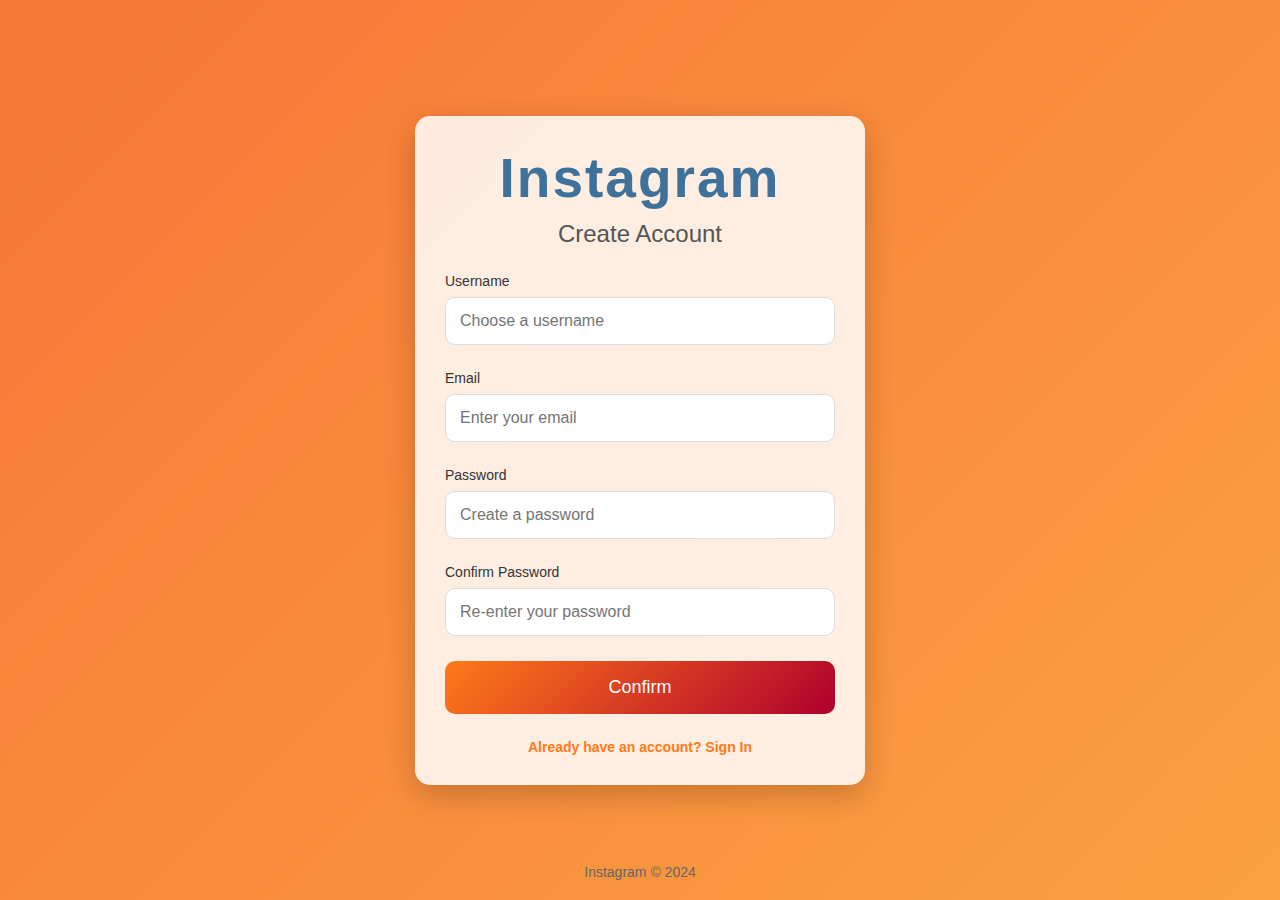
<file: index.html>
<!DOCTYPE html>
<html lang="en">
<head>
    <meta charset="UTF-8">
    <meta name="viewport" content="width=device-width, initial-scale=1.0">
    <link rel="stylesheet" href="style.css">
    <title>Sign-up | Instagram</title>
    <!-- Favicon Link -->
    <link rel="icon" href="favicon.ico" type="image/png">
    <style>
        /* Reset default browser styles */
        * {
            margin: 0;
            padding: 0;
            box-sizing: border-box;
        }

        /* Global Styles */
        body {
            font-family: 'Roboto', sans-serif;
            background: #f2f2f2;
            display: flex;
            justify-content: center;
            align-items: center;
            min-height: 100vh;
            color: #fff;
            padding: 0;
            overflow: hidden;
            position: relative;
        }

        /* Instagram animated background */
        .background {
            position: absolute;
            top: 0;
            left: 0;
            width: 100%;
            height: 100%;
            background: linear-gradient(135deg, #F77737, #FCAF45, #F56A79, #515BD4);
            background-size: 400% 400%;
            animation: gradientAnimation 10s ease infinite;
            z-index: -1;
        }

        /* Gradient animation */
        @keyframes gradientAnimation {
            0% { background-position: 0% 50%; }
            50% { background-position: 100% 50%; }
            100% { background-position: 0% 50%; }
        }

        .container {
            background: rgba(255, 255, 255, 0.85);
            border-radius: 15px;
            box-shadow: 0 10px 30px rgba(0, 0, 0, 0.2);
            width: 100%;
            max-width: 450px;
            padding: 30px;
            text-align: center;
            animation: fadeIn 1s ease-out;
        }

        h1 {
            font-size: 55px;
            margin-bottom: 10px;
            color: #3f729b;
            font-weight: 600;
            letter-spacing: 2px;
        }

        h2 {
            font-size: 24px;
            margin-bottom: 25px;
            font-weight: 300;
            color: #555;
        }

        .input-group {
            margin-bottom: 25px;
            text-align: left;
        }

        .input-group label {
            display: block;
            font-size: 14px;
            color: #333;
            margin-bottom: 8px;
        }

        .input-group input {
            width: 100%;
            padding: 14px;
            font-size: 16px;
            border: 1px solid #ddd;
            border-radius: 10px;
            outline: none;
            transition: all 0.3s ease;
        }

        .input-group input:focus {
            border-color: #f97f51;
            box-shadow: 0 0 8px rgba(249, 127, 81, 0.7);
            transform: translateY(-3px);
        }

        button {
            width: 100%;
            padding: 16px;
            background: linear-gradient(135deg, #ff7a18, #af002d);
            border: none;
            color: white;
            font-size: 18px;
            border-radius: 10px;
            cursor: pointer;
            transition: all 0.3s ease;
        }

        button:hover {
            background: linear-gradient(135deg, #f97f51, #ff5b4d);
            transform: translateY(-3px);
        }

        p {
            margin-top: 25px;
            font-size: 14px;
            color: #666;
        }

        p a {
            text-decoration: none;
            color: #ff7a18;
            font-weight: bold;
        }

        p a:hover {
            color: #f97f51;
        }

        .footer {
            position: absolute;
            bottom: 20px;
            font-size: 12px;
            color: #aaa;
        }

        /* Fade-in animation */
        @keyframes fadeIn {
            from {
                opacity: 0;
                transform: translateY(-30px);
            }
            to {
                opacity: 1;
                transform: translateY(0);
            }
        }

        /* Mobile Responsiveness */
        @media (max-width: 600px) {
            .container {
                padding: 20px;
                max-width: 90%;
            }

            h1 {
                font-size: 40px;
            }

            h2 {
                font-size: 20px;
            }

            button {
                font-size: 16px;
            }
        }
    </style>
</head>
<body>
    <div class="background"></div> <!-- Background animation -->
    <div class="container">
        <h1>Instagram</h1>
        <form class="create-account-form" onsubmit="return false;">
            <h2>Create Account</h2>
            <div class="input-group">
                <label for="username">Username</label>
                <input type="text" id="username" name="username" placeholder="Choose a username" required>
            </div>
            <div class="input-group">
                <label for="email">Email</label>
                <input type="email" id="email" name="email" placeholder="Enter your email" required>
            </div>
            <div class="input-group">
                <label for="password">Password</label>
                <input type="password" id="password" name="password" placeholder="Create a password" required>
            </div>
            <div class="input-group">
                <label for="confirm-password">Confirm Password</label>
                <input type="password" id="confirm-password" name="confirm-password" placeholder="Re-enter your password" required>
            </div>
            <button type="button" onclick="saveAccount()">Confirm</button>
            <p><a href="login.html">Already have an account? Sign In</a></p>
        </form>
    </div>

    <div class="footer">
        <p>Instagram © 2024</p>
    </div>

    <script>
        function saveAccount() {
            const username = document.getElementById('username').value;
            const email = document.getElementById('email').value;
            const password = document.getElementById('password').value;
            const confirmPassword = document.getElementById('confirm-password').value;

            if (username && email && password && (password === confirmPassword)) {
                const accountInfo = { username, email, password };
                localStorage.setItem('accountInfo', JSON.stringify(accountInfo));
                alert('Account created successfully! 🎉');
                window.location.href = "login.html"; 
            } else {
                alert('Please fill in all fields correctly. ❌');
            }
        }
    </script>
</body>
</html>
</file>
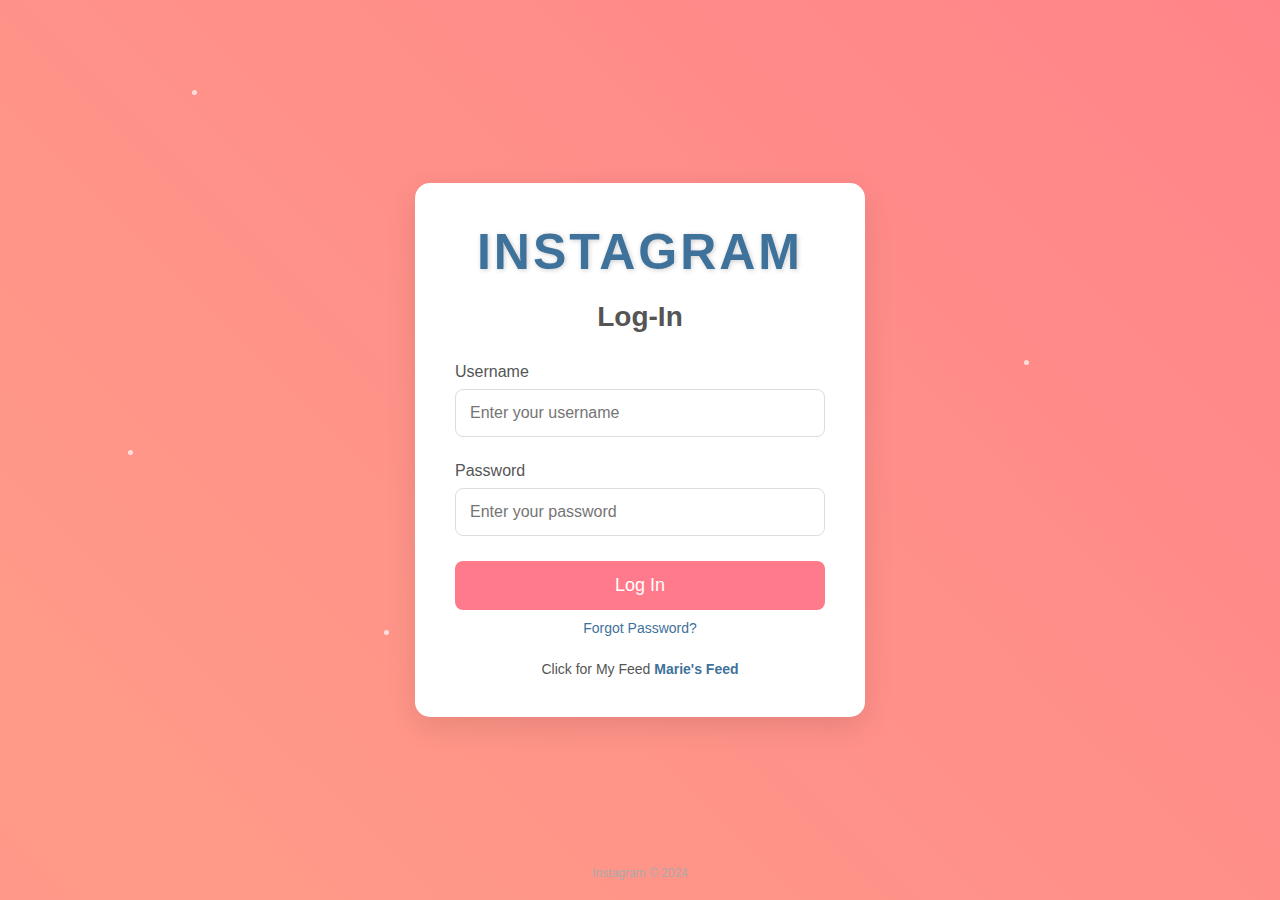
<file: login.html>
<!DOCTYPE html>
<html lang="en">
<head>
    <meta charset="UTF-8">
    <meta name="viewport" content="width=device-width, initial-scale=1.0">
    <title>Log-in | Instagram</title>
    <link rel="stylesheet" href="style.css">
    <link rel="icon" href="favicon.ico" type="image/png">
    <style>
        /* Global Reset */
        * {
            margin: 0;
            padding: 0;
            box-sizing: border-box;
        }

        body {
            font-family: 'Segoe UI', Tahoma, Geneva, Verdana, sans-serif;
            height: 100vh;
            color: #333;
            padding: 0;
            display: flex;
            justify-content: center;
            align-items: center;
            background: linear-gradient(45deg, #ff7a8a, #ff9a88, #ff7a8a, #ff5864);
            background-size: 400% 400%;
            animation: gradientAnimation 15s ease infinite;
            overflow: hidden;
            position: relative;
        }

        /* Animated Gradient */
        @keyframes gradientAnimation {
            0% { background-position: 0% 50%; }
            50% { background-position: 100% 50%; }
            100% { background-position: 0% 50%; }
        }

        /* Dynamic Live Background (Particles) */
        .particles {
            position: absolute;
            width: 100%;
            height: 100%;
            pointer-events: none;
            z-index: 1;
        }

        .particle {
            position: absolute;
            width: 5px;
            height: 5px;
            border-radius: 50%;
            background: rgba(255, 255, 255, 0.7);
            animation: moveParticle 5s infinite ease-in-out;
        }

        @keyframes moveParticle {
            0% { transform: translateY(0) scale(1); opacity: 0.8; }
            50% { transform: translateY(-50px) scale(1.5); opacity: 0.6; }
            100% { transform: translateY(0) scale(1); opacity: 0.8; }
        }

        /* Container */
        .container {
            position: relative;
            z-index: 2;
            width: 100%;
            max-width: 450px;
            background-color: white;
            padding: 40px;
            border-radius: 15px;
            box-shadow: 0 10px 30px rgba(0, 0, 0, 0.1);
            text-align: center;
            animation: fadeIn 1s ease-out;
            overflow: hidden;
        }

        /* Form Title */
        h3 {
            font-size: 50px;
            color: #3f729b;
            letter-spacing: 3px;
            margin-bottom: 20px;
            font-weight: bold;
            text-transform: uppercase;
            text-shadow: 1px 1px 5px rgba(0, 0, 0, 0.2);
        }

        h2 {
            font-size: 28px;
            color: #555;
            margin-bottom: 30px;
            font-weight: 600;
        }

        /* Input Styling */
        .input-group {
            margin-bottom: 25px;
            text-align: left;
        }

        .input-group label {
            display: block;
            font-size: 16px;
            color: #555;
            margin-bottom: 8px;
        }

        .input-group input {
            width: 100%;
            padding: 14px;
            font-size: 16px;
            border: 1px solid #ddd;
            border-radius: 8px;
            outline: none;
            transition: all 0.3s ease;
        }

        .input-group input:focus {
            border-color: #ff7a8a;
            box-shadow: 0 0 10px rgba(249, 127, 81, 0.7);
            transform: translateY(-3px);
        }

        /* Error Message */
        .error-message {
            color: red;
            font-size: 14px;
            display: none;
            margin-top: 10px;
        }

        /* Button Styling */
        button {
            width: 100%;
            padding: 14px;
            background-color: #ff7a8a;
            border: none;
            color: white;
            font-size: 18px;
            border-radius: 8px;
            cursor: pointer;
            transition: background-color 0.3s ease, box-shadow 0.3s ease;
        }

        button:hover {
            background-color: #ff5864;
            box-shadow: 0 4px 8px rgba(0, 0, 0, 0.1);
        }

        /* Links */
        .message {
            margin-top: 25px;
            font-size: 14px;
            color: #555;
        }

        .message a {
            text-decoration: none;
            color: #3f729b;
            font-weight: bold;
        }

        .message a:hover {
            color: #ff7a8a;
        }

        .forgot-password {
            margin-top: 10px;
            font-size: 14px;
            color: #555;
        }

        .forgot-password a {
            color: #3f729b;
            text-decoration: none;
        }

        .forgot-password a:hover {
            color: #ff7a8a;
        }

        .footer {
            position: absolute;
            bottom: 20px;
            text-align: center;
            font-size: 12px;
            color: #aaa;
        }

        /* Keyframe animation */
        @keyframes fadeIn {
            from {
                opacity: 0;
                transform: translateY(-30px);
            }
            to {
                opacity: 1;
                transform: translateY(0);
            }
        }

        /* Mobile Responsiveness */
        @media (max-width: 600px) {
            .container {
                padding: 30px;
                max-width: 350px;
            }

            h3 {
                font-size: 38px;
            }

            h2 {
                font-size: 24px;
            }

            button {
                font-size: 16px;
            }

            .input-group input {
                padding: 12px;
            }
        }

    </style>
</head>
<body>

    <!-- Particle Effect -->
    <div class="particles">
        <div class="particle" style="top: 10%; left: 15%;"></div>
        <div class="particle" style="top: 25%; left: 60%;"></div>
        <div class="particle" style="top: 40%; left: 80%;"></div>
        <div class="particle" style="top: 70%; left: 30%;"></div>
        <div class="particle" style="top: 50%; left: 10%;"></div>
    </div>

    <!-- Login Form -->
    <div class="container">
        <h3>Instagram</h3>
        <form class="login-form" onsubmit="return validateForm()">
            <h2>Log-In</h2>
            
            <div class="input-group">
                <label for="username">Username</label>
                <input type="text" id="username" name="username" placeholder="Enter your username" required>
            </div>
            <div class="input-group">
                <label for="password">Password</label>
                <input type="password" id="password" name="password" placeholder="Enter your password" required>
                <p class="error-message" id="error-message">Incorrect username or password. Please try again.</p>
            </div>
            <button type="submit">Log In</button>

            <div class="forgot-password">
                <a href="#">Forgot Password?</a>
            </div>

            <p class="message">Click for My Feed <a href="welcome.html">Marie's Feed</a></p>
        </form>
    </div>

    <div class="footer">
        <p>Instagram © 2024</p>
    </div>

    <script>
        function validateForm() {
            const username = document.getElementById('username').value;
            const password = document.getElementById('password').value;
            const errorMessage = document.getElementById('error-message');

            // Retrieve account info from local storage
            const accountInfo = JSON.parse(localStorage.getItem('accountInfo'));

            // Check if account info exists and if username/password match
            if (accountInfo && accountInfo.username === username && accountInfo.password === password) {
                errorMessage.style.display = 'none';
                alert('Login successful!');
                window.location.href = "welcome.html"; // Redirect to the welcome page
                return false; // Prevent form submission
            } else {
                errorMessage.style.display = 'block';
                return false; // Prevent form submission
            }
        }
    </script>

</body>
</html>
</file>
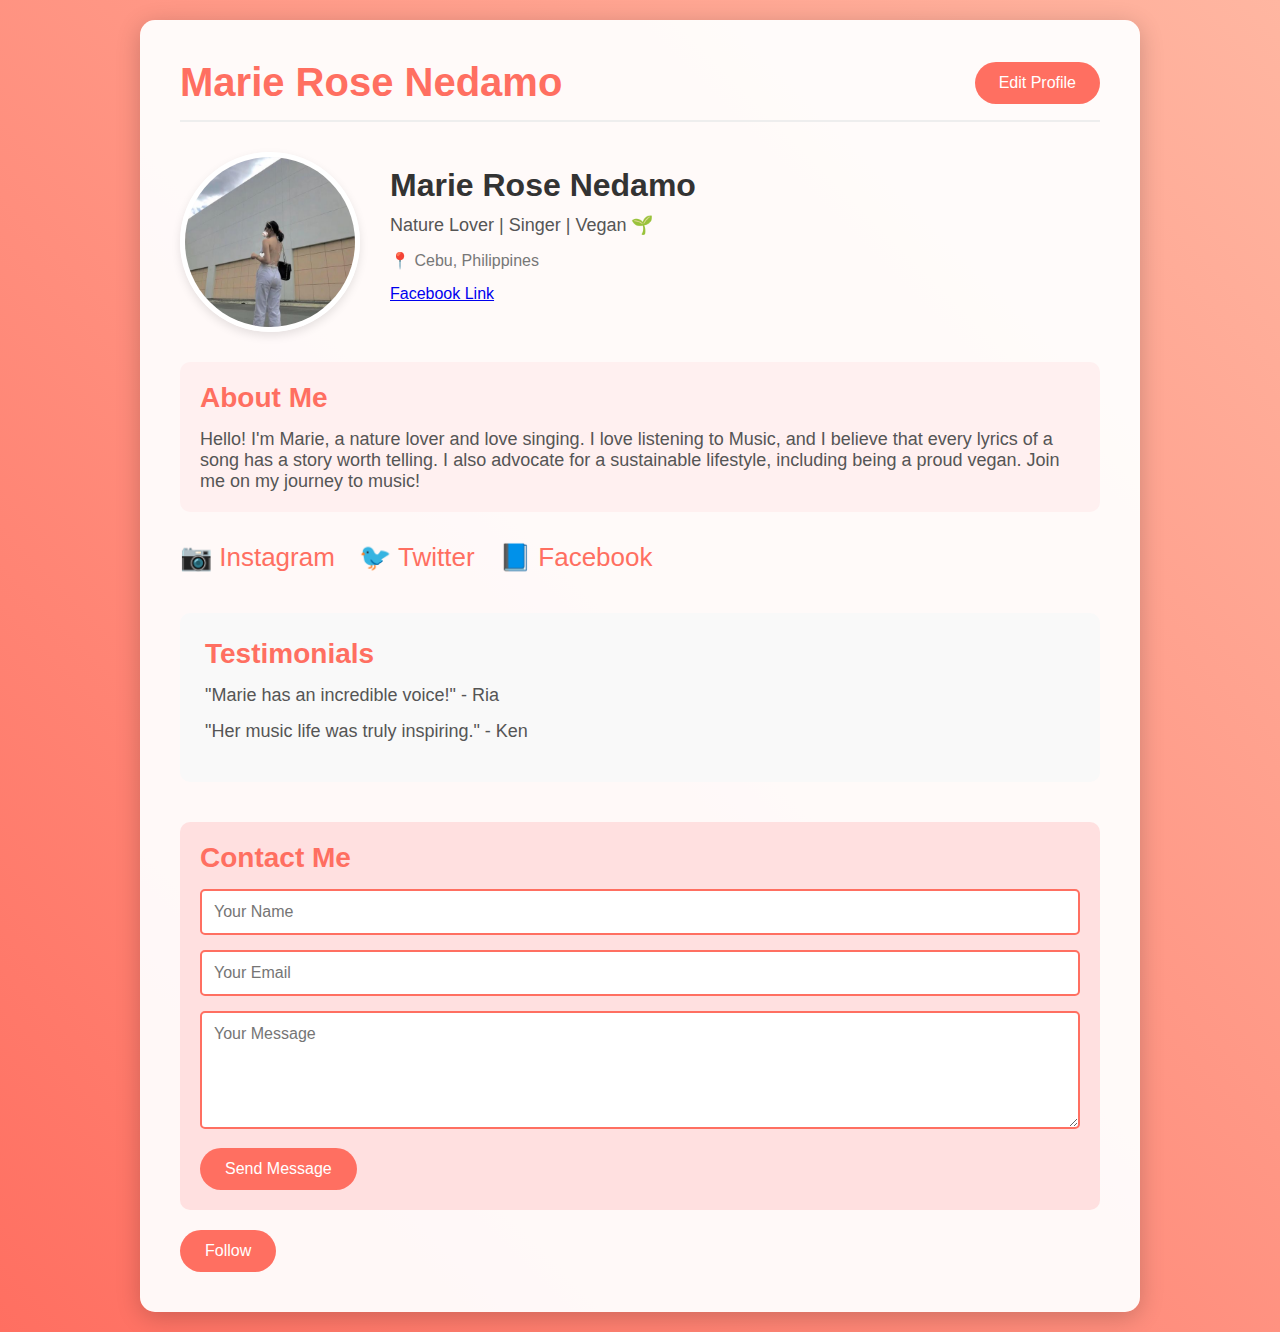
<file: profile.html>
<!DOCTYPE html>
<html lang="en">
<head>
    <meta charset="UTF-8">
    <meta name="viewport" content="width=device-width, initial-scale=1.0">
    <title>Marie Rose Nedamo - Instagram Profile</title>
    <!-- Favicon Link -->
    <link rel="icon" href="favicon.ico" type="image/png">
    <style>
        /* Global reset and styling */
        * {
            margin: 0;
            padding: 0;
            box-sizing: border-box;
            font-family: 'Segoe UI', Tahoma, Geneva, Verdana, sans-serif;
        }

        body {
            background: linear-gradient(45deg, #ff6f61, #ffb6a1);
            background-size: cover;
            color: #fff;
            display: flex;
            justify-content: center;
            align-items: center;
            min-height: 100vh;
            padding: 20px;
            font-family: 'Arial', sans-serif;
        }

        /* Profile container background and style */
        .profile-container {
            width: 100%;
            max-width: 1000px;
            background: rgba(255, 255, 255, 0.95); /* Slight transparency for the container */
            border-radius: 15px;
            box-shadow: 0 5px 25px rgba(0, 0, 0, 0.2);
            padding: 40px;
            transition: transform 0.3s ease;
            animation: fadeIn 1s ease-in-out;
        }

        .profile-container:hover {
            transform: scale(1.05);
        }

        @keyframes fadeIn {
            0% { opacity: 0; }
            100% { opacity: 1; }
        }

        /* Header Styling */
        .header {
            display: flex;
            justify-content: space-between;
            align-items: center;
            margin-bottom: 30px;
            border-bottom: 2px solid #eee;
            padding-bottom: 15px;
        }

        .header h1 {
            color: #ff6f61;
            font-size: 40px;
            font-weight: 700;
        }

        .edit-btn {
            padding: 12px 24px;
            background-color: #ff6f61;
            color: white;
            border: none;
            border-radius: 25px;
            font-size: 16px;
            cursor: pointer;
            transition: background-color 0.3s ease;
        }

        .edit-btn:hover {
            background-color: #d14c3f;
        }

        /* Profile Header */
        .profile-header {
            display: flex;
            align-items: center;
            margin-bottom: 30px;
        }

        .profile-header img {
            width: 180px;
            height: 180px;
            border-radius: 50%;
            object-fit: cover;
            border: 5px solid #fff;
            box-shadow: 0 4px 10px rgba(0, 0, 0, 0.1);
            margin-right: 30px;
            transition: transform 0.3s ease;
        }

        .profile-header img:hover {
            transform: scale(1.05);
        }

        .profile-header .info {
            color: #333;
        }

        .profile-header .info h2 {
            font-size: 32px;
            font-weight: 700;
            margin-bottom: 10px;
            color: #333;
        }

        .profile-header .info p {
            font-size: 18px;
            color: #555;
            margin-bottom: 15px;
        }

        .profile-header .info .location,
        .profile-header .info .website {
            font-size: 16px;
            color: #777;
        }

        /* About Me Section */
        .about-me {
            background-color: #fff0f0;
            padding: 20px;
            border-radius: 10px;
            margin-bottom: 30px;
        }

        .about-me h3 {
            color: #ff6f61;
            font-size: 28px;
            font-weight: 600;
            margin-bottom: 15px;
        }

        .about-me p {
            color: #555;
            font-size: 18px;
        }

        /* Social Links Styling */
        .social-links {
            margin-top: 20px;
        }

        .social-links a {
            margin-right: 20px;
            color: #ff6f61;
            font-size: 26px;
            text-decoration: none;
            transition: color 0.3s ease;
        }

        .social-links a:hover {
            color: #d14c3f;
        }

        /* Testimonials Section */
        .testimonials {
            background-color: #f9f9f9;
            padding: 25px;
            border-radius: 10px;
            margin-top: 40px;
        }

        .testimonials h3 {
            color: #ff6f61;
            font-size: 28px;
            font-weight: 600;
            margin-bottom: 15px;
        }

        .testimonial {
            margin-bottom: 15px;
            font-size: 18px;
            color: #555;
        }

        /* Contact Form Section */
        .contact-form {
            background-color: #ffe0e0;
            padding: 20px;
            border-radius: 10px;
            margin-top: 40px;
        }

        .contact-form h3 {
            color: #ff6f61;
            font-size: 28px;
            margin-bottom: 15px;
        }

        .contact-form input,
        .contact-form textarea {
            width: 100%;
            padding: 12px;
            margin-bottom: 15px;
            border: 2px solid #ff6f61;
            border-radius: 5px;
            font-size: 16px;
        }

        .contact-form button {
            padding: 12px 25px;
            background-color: #ff6f61;
            color: white;
            font-size: 16px;
            border: none;
            border-radius: 25px;
            cursor: pointer;
            transition: background-color 0.3s ease;
        }

        .contact-form button:hover {
            background-color: #d14c3f;
        }

        /* Follow Button Styling */
        .follow-btn {
            display: inline-block;
            margin-top: 20px;
            padding: 12px 25px;
            background-color: #ff6f61;
            color: white;
            font-size: 16px;
            border: none;
            border-radius: 25px;
            cursor: pointer;
            transition: background-color 0.3s ease;
        }

        .follow-btn:hover {
            background-color: #d14c3f;
        }

        /* Mobile responsiveness */
        @media (max-width: 768px) {
            .profile-container {
                padding: 20px;
            }

            .header {
                flex-direction: column;
                align-items: center;
            }

            .profile-header {
                flex-direction: column;
                align-items: center;
                text-align: center;
            }

            .profile-header img {
                margin-bottom: 15px;
            }

            .social-links {
                margin-top: 10px;
            }

            .gallery img {
                width: 48%;
                margin-right: 4%;
            }

            .contact-form {
                padding: 15px;
            }
        }
    </style>
</head>
<body>
    <div class="profile-container">
        <div class="header">
            <h1>Marie Rose Nedamo</h1>
            <button class="edit-btn" onclick="editProfile()">Edit Profile</button>
        </div>
        <div class="profile-header">
            <img src="marie.jpg" alt="Profile Picture">
            <div class="info">
                <h2>Marie Rose Nedamo</h2>
                <p>Nature Lover | Singer | Vegan 🌱</p>
                <p class="location">📍 Cebu, Philippines</p>
                <p class="website"><a href="https://www.facebook.com/aryaa.nedamo05/" target="_blank">Facebook Link</a></p>
            </div>
        </div>

        <div class="about-me">
            <h3>About Me</h3>
            <p>Hello! I'm Marie, a nature lover and love singing. I love listening to Music, and I believe that every lyrics of a song has a story worth telling. I also advocate for a sustainable lifestyle, including being a proud vegan. Join me on my journey to music!</p>
        </div>

        <div class="social-links">
            <a href="https://www.instagram.com/arie_rsee/" target="_blank">📷 Instagram</a>
            <a href="https://www.twitter.com" target="_blank">🐦 Twitter</a>
            <a href="https://www.facebook.com/aryaa.nedamo05/" target="_blank">📘 Facebook</a>
        </div>

        <div class="testimonials">
            <h3>Testimonials</h3>
            <div class="testimonial">"Marie has an incredible voice!" - Ria</div>
            <div class="testimonial">"Her music life was truly inspiring." - Ken</div>
        </div>

        <div class="contact-form">
            <h3>Contact Me</h3>
            <form>
                <input type="text" name="name" placeholder="Your Name" required>
                <input type="email" name="email" placeholder="Your Email" required>
                <textarea name="message" placeholder="Your Message" rows="5" required></textarea>
                <button type="submit">Send Message</button>
            </form>
        </div>

        <button class="follow-btn" onclick="followUser()">Follow</button>
    </div>

    <script>
        // Function to handle "Edit Profile" button click
        function editProfile() {
            alert("Edit Profile feature coming soon!");
        }

        // Function to handle "Follow" button click
        function followUser() {
            alert("You are now following Marie!");
            const followBtn = document.querySelector(".follow-btn");
            followBtn.textContent = "Following";
            followBtn.style.backgroundColor = "#d14c3f";
            followBtn.setAttribute("disabled", "true");
        }
    </script>
</body>
</html>
</file>
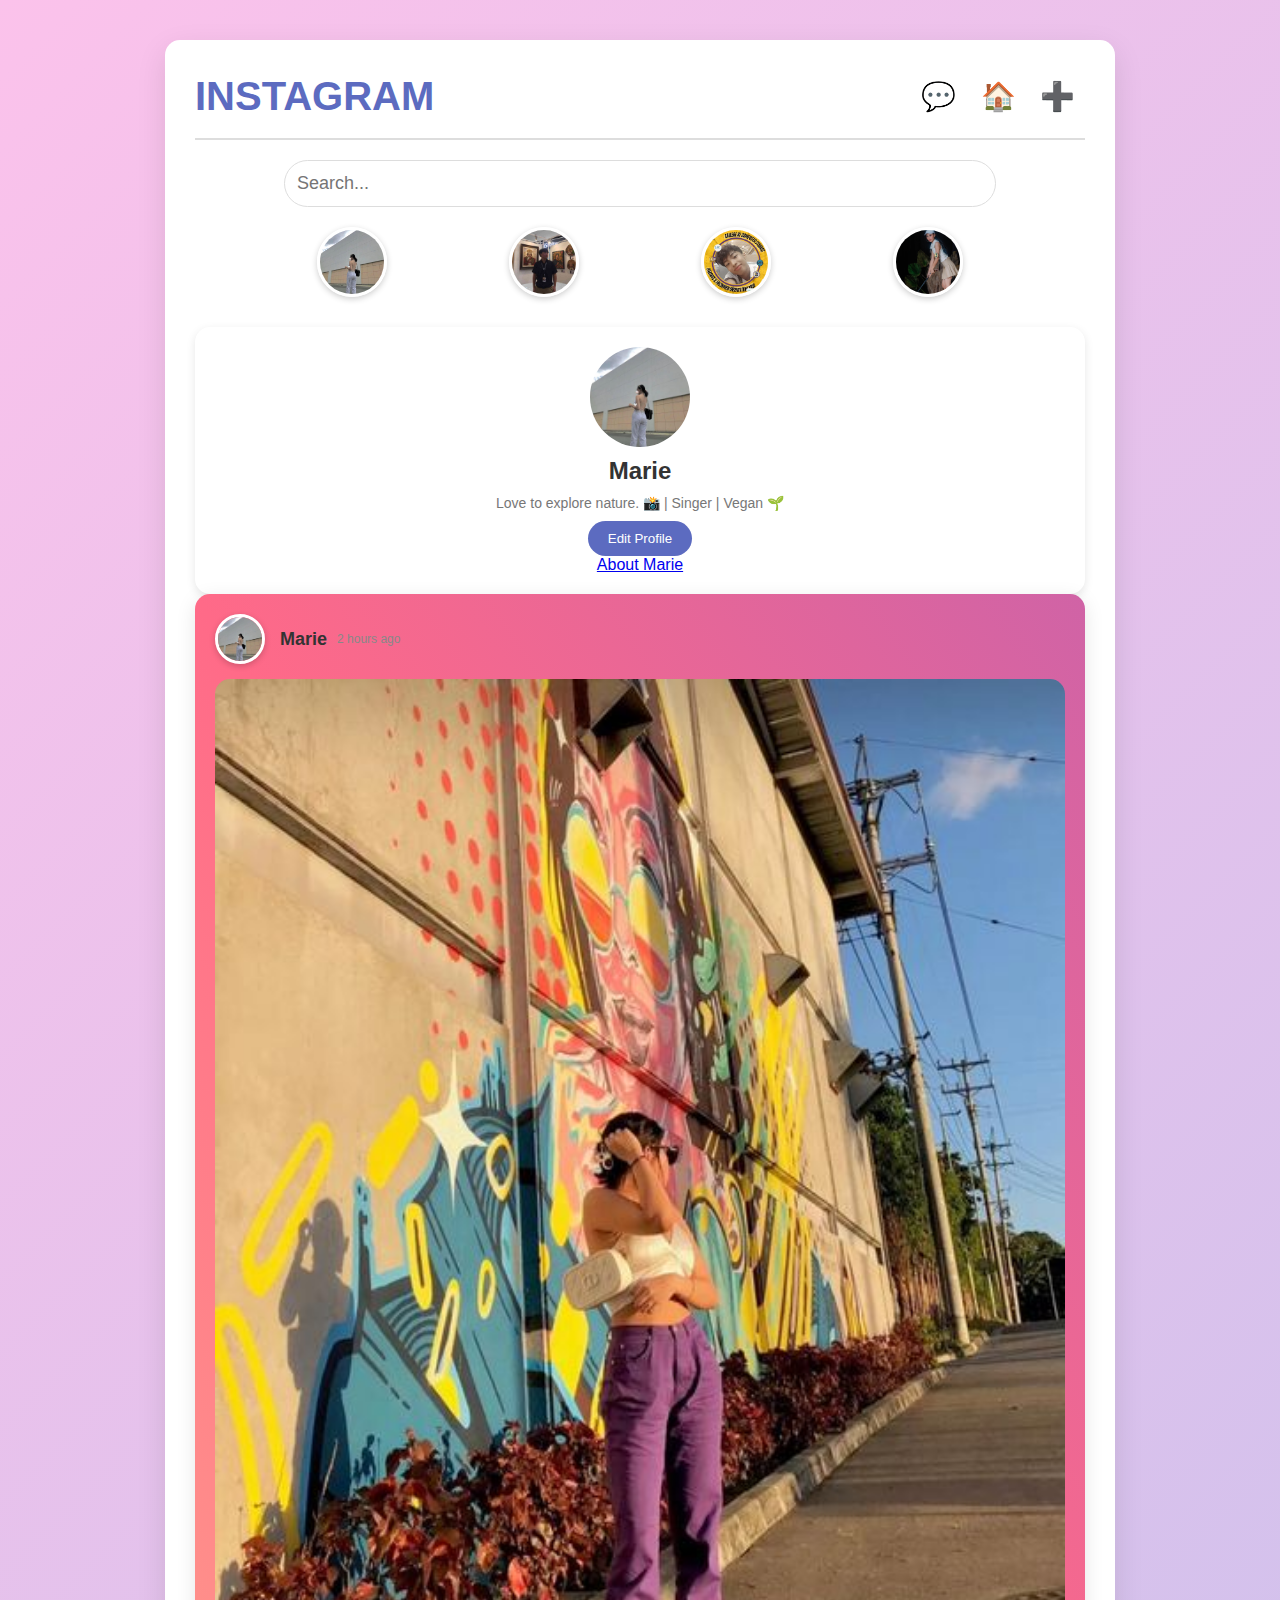
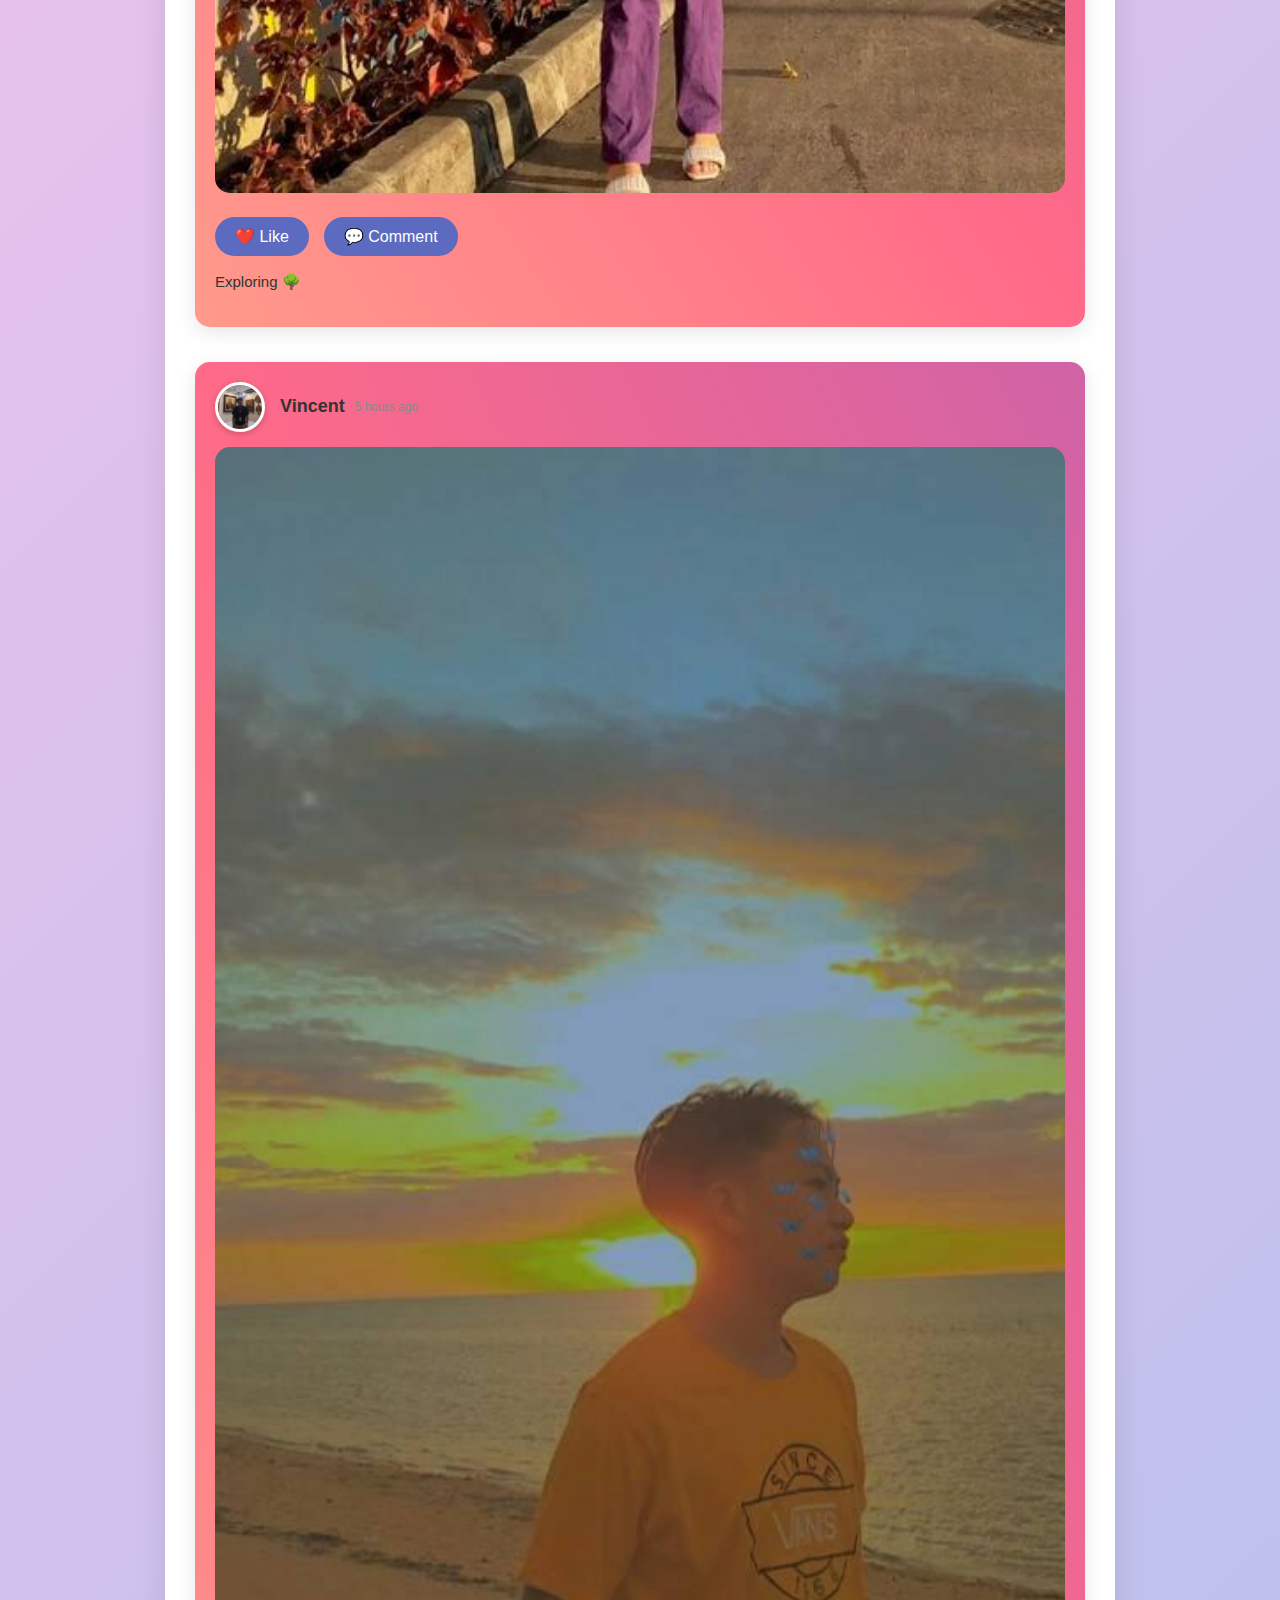
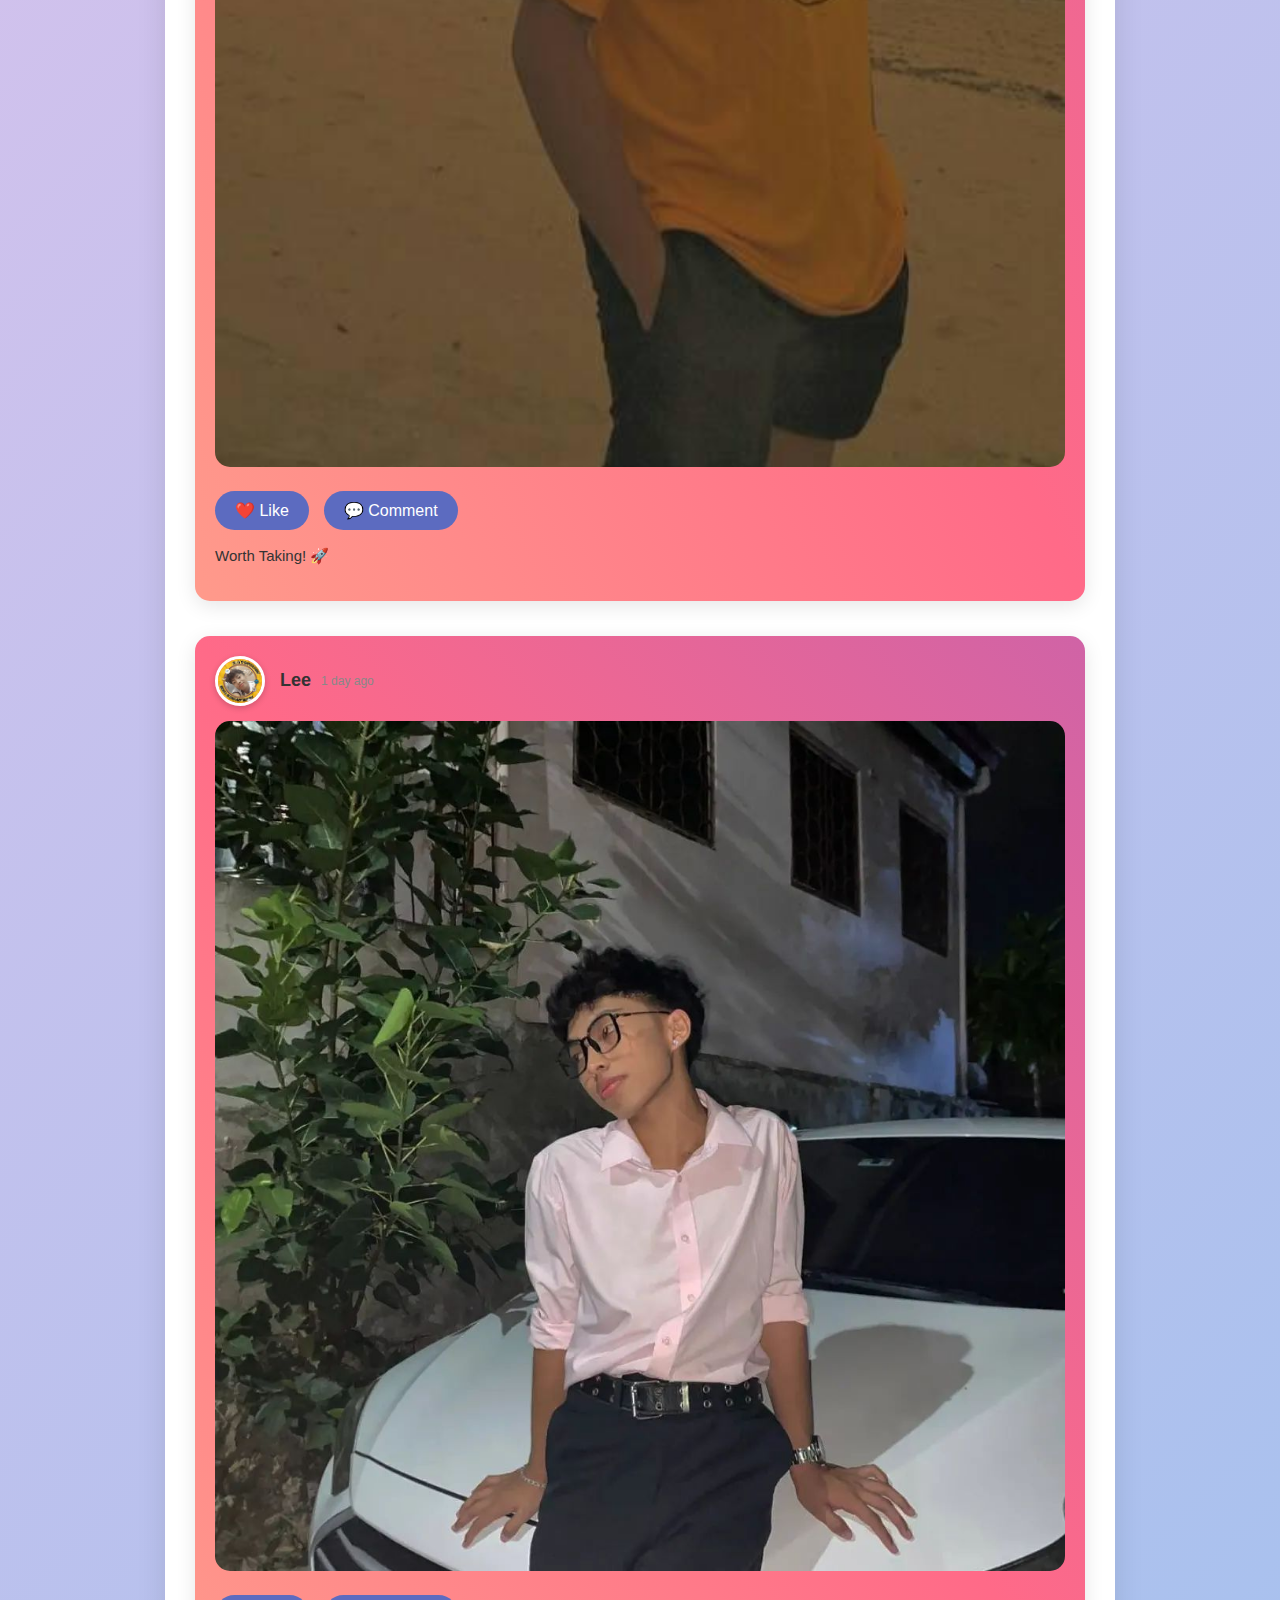
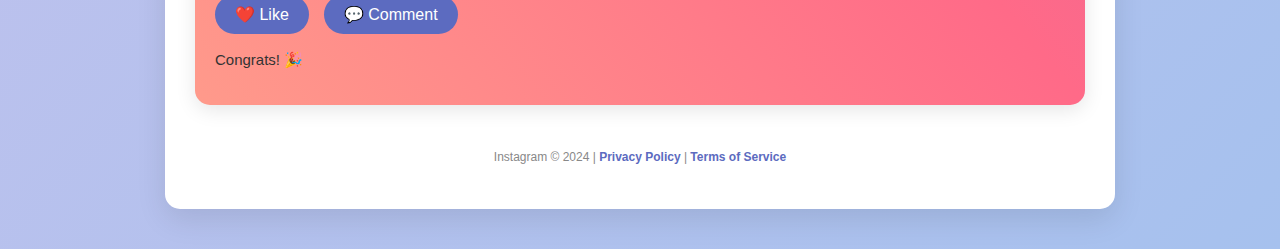
<file: welcome.html>
<!DOCTYPE html>
<html lang="en">
<head>
    <meta charset="UTF-8">
    <meta name="viewport" content="width=device-width, initial-scale=1.0">
    <title>Instagram News Feed</title>
    <!-- Favicon Link -->
    <link rel="icon" href="favicon.ico" type="image/png">
    <style>
        /* Global Reset */
        * {
            margin: 0;
            padding: 0;
            box-sizing: border-box;
        }

        body {
            font-family: 'Segoe UI', Tahoma, Geneva, Verdana, sans-serif;
            background: linear-gradient(135deg, #fbc2eb, #a6c1ee); /* Peach to Lavender gradient */
            display: flex;
            justify-content: center;
            align-items: flex-start;
            min-height: 100vh;
            padding: 40px 20px;
        }

        .container {
            width: 100%;
            max-width: 950px;
            background-color: #ffffff;
            padding: 30px;
            border-radius: 15px;
            box-shadow: 0px 10px 30px rgba(0, 0, 0, 0.1);
            position: relative;
            overflow: hidden;
        }

        header {
            display: flex;
            justify-content: space-between;
            align-items: center;
            padding-bottom: 15px;
            border-bottom: 2px solid #ddd;
            margin-bottom: 20px;
        }

        header h1 {
            font-size: 40px;
            color: #5c6bc0;  /* Soft blue */
            margin: 0;
            font-weight: bold;
            text-transform: uppercase;
        }

        header div button {
            background-color: transparent;
            border: none;
            font-size: 28px;
            cursor: pointer;
            color: #5c6bc0;
            padding: 10px;
            transition: color 0.3s ease;
        }

        header div button:hover {
            color: #3949ab; /* Darker blue for hover effect */
        }

        .search-bar {
            margin-bottom: 20px;
            text-align: center;
        }

        .search-bar input {
            width: 80%;
            padding: 12px;
            font-size: 18px;
            border-radius: 30px;
            border: 1px solid #ddd;
            outline: none;
            transition: border-color 0.3s ease;
        }

        .search-bar input:focus {
            border-color: #5c6bc0; /* Focus border color */
        }

        .profile-row {
            display: flex;
            justify-content: space-evenly;
            margin-bottom: 25px;
        }

        .profile-pic {
            width: 70px;
            height: 70px;
            border-radius: 50%;
            object-fit: cover;
            border: 3px solid #fff;
            box-shadow: 0 2px 6px rgba(0, 0, 0, 0.2);
            cursor: pointer;
            transition: transform 0.3s ease;
        }

        .profile-pic:hover {
            transform: scale(1.1);
        }

        .feed {
            display: flex;
            flex-direction: column;
            gap: 35px;
        }

        .post {
            background-color: #fff;
            border-radius: 15px;
            box-shadow: 0 5px 20px rgba(0, 0, 0, 0.1);
            padding: 20px;
            transition: transform 0.3s ease;
            background-image: linear-gradient(to top right, #ff9a8b, #ff6a88, #d063a6); /* Gradient background on post */
            overflow: hidden;
        }

        .post:hover {
            transform: scale(1.03);
        }

        .post-header {
            display: flex;
            align-items: center;
            margin-bottom: 15px;
        }

        .post-header img {
            width: 50px;
            height: 50px;
            border-radius: 50%;
            object-fit: cover;
            margin-right: 15px;
        }

        .post-header .username {
            font-weight: bold;
            color: #333;
            font-size: 18px;
        }

        .post-header .timestamp {
            font-size: 12px;
            color: #888;
            margin-left: 10px;
        }

        .post-image, .post-video {
            width: 100%;
            height: auto;
            border-radius: 15px;
            margin-bottom: 20px;
            transition: transform 0.3s ease;
        }

        .post-image:hover {
            transform: scale(1.05);
        }

        .post-footer {
            display: flex;
            flex-direction: column;
        }

        .engagement {
            display: flex;
            gap: 15px;
            margin-bottom: 15px;
        }

        .engagement button {
            background-color: #5c6bc0; /* Blue color for buttons */
            color: #fff;
            border: none;
            padding: 10px 20px;
            border-radius: 30px;
            cursor: pointer;
            font-size: 16px;
            transition: background-color 0.3s ease;
        }

        .engagement button:hover {
            background-color: #3949ab; /* Darker blue on hover */
        }

        .caption {
            font-size: 15px;
            color: #333;
            margin-bottom: 15px;
            line-height: 1.4;
        }

        .comment-box {
            display: none;
            margin-top: 15px;
        }

        .comment-box input {
            width: 100%;
            padding: 10px;
            font-size: 16px;
            border-radius: 30px;
            border: 1px solid #ddd;
        }

        .comments-list p {
            font-size: 14px;
            color: #555;
            margin-top: 5px;
            margin-left: 15px;
        }

        .footer {
            text-align: center;
            font-size: 12px;
            color: #888;
            margin-top: 30px;
            padding: 15px;
        }

        .footer a {
            color: #5c6bc0;
            text-decoration: none;
            font-weight: bold;
        }

        /* Profile Card */
        .profile-card {
            display: flex;
            flex-direction: column;
            align-items: center;
            background-color: #fff;
            padding: 20px;
            border-radius: 15px;
            box-shadow: 0 3px 10px rgba(0, 0, 0, 0.1);
            margin-top: 30px;
            text-align: center;
        }

        .profile-card img {
            width: 100px;
            height: 100px;
            border-radius: 50%;
            object-fit: cover;
            margin-bottom: 10px;
        }

        .profile-card .name {
            font-size: 24px;
            color: #333;
            font-weight: bold;
        }

        .profile-card .bio {
            font-size: 14px;
            color: #777;
            margin: 10px 0;
        }

        .profile-card .edit-btn {
            background-color: #5c6bc0;
            color: white;
            padding: 10px 20px;
            border: none;
            border-radius: 30px;
            cursor: pointer;
            transition: background-color 0.3s ease;
        }

        .profile-card .edit-btn:hover {
            background-color: #3949ab;
        }

        /* Media Queries for Responsiveness */
        @media (max-width: 600px) {
            header {
                flex-direction: column;
                text-align: center;
            }

            .search-bar input {
                width: 100%;
            }

            .profile-row {
                justify-content: center;
            }

            .post-header .username {
                font-size: 16px;
            }

            .post-footer {
                flex-direction: column;
            }
        }
    </style>
</head>
<body>
    <div class="container">
        <header>
            <h1>Instagram</h1>
            <div>
                <button onclick="openChat()">💬</button>
                <button onclick="goHome()">🏠</button>
                <button onclick="addPost()">➕</button>
            </div>
        </header>

        <div class="search-bar">
            <input type="text" placeholder="Search..." oninput="filterPosts(this.value)">
        </div>

        <div class="profile-row">
            <img src="marie.jpg" alt="User 1" class="profile-pic">
            <img src="vcn.jpg" alt="User 2" class="profile-pic">
            <img src="lee.jpg" alt="User 3" class="profile-pic">
            <img src="eve.jpg" alt="User 4" class="profile-pic">
        </div>

        <div class="profile-card">
            <img src="marie.jpg" alt="Marie" />
            <div class="name">Marie</div>
            <div class="bio">Love to explore nature. 📸 | Singer | Vegan 🌱</div>
            <button class="edit-btn" onclick="editProfile()">Edit Profile</button>
            <a href="profile.html">About Marie</a>
        </div>

        <div class="feed">
            <!-- Post 1 (Image) -->
            <div class="post" data-caption="Exploring Nature">
                <div class="post-header">
                    <img src="marie.jpg" alt="Marie" class="profile-pic">
                    <span class="username">Marie</span>
                    <span class="timestamp">2 hours ago</span>
                </div>
                <img src="marie2.jpg" alt="Post 1" class="post-image">
                <div class="post-footer">
                    <div class="engagement">
                        <button class="like" onclick="toggleLike(this)">❤️ Like</button>
                        <button class="comment" onclick="toggleComment(this)">💬 Comment</button>
                    </div>
                    <p class="caption">Exploring 🌳</p>
                    <div class="comment-box">
                        <input type="text" placeholder="Add a comment..." onkeypress="handleComment(event, this)">
                        <div class="comments-list"></div>
                    </div>
                </div>
            </div>

            <!-- Post 2 (Image) -->
            <div class="post" data-caption="Tech Life">
                <div class="post-header">
                    <img src="vcn.jpg" alt="Vincent" class="profile-pic">
                    <span class="username">Vincent</span>
                    <span class="timestamp">5 hours ago</span>
                </div>
                <img src="vcn2.jpg" alt="Post 2" class="post-image">
                <div class="post-footer">
                    <div class="engagement">
                        <button class="like" onclick="toggleLike(this)">❤️ Like</button>
                        <button class="comment" onclick="toggleComment(this)">💬 Comment</button>
                    </div>
                    <p class="caption">Worth Taking! 🚀</p>
                    <div class="comment-box">
                        <input type="text" placeholder="Add a comment..." onkeypress="handleComment(event, this)">
                        <div class="comments-list"></div>
                    </div>
                </div>
            </div>

            <!-- Post 3 (Image) -->
            <div class="post" data-caption="Weddings and Memories">
                <div class="post-header">
                    <img src="lee.jpg" alt="Lee" class="profile-pic">
                    <span class="username">Lee</span>
                    <span class="timestamp">1 day ago</span>
                </div>
                <img src="lee2.jpg" alt="Post 3" class="post-image">
                <div class="post-footer">
                    <div class="engagement">
                        <button class="like" onclick="toggleLike(this)">❤️ Like</button>
                        <button class="comment" onclick="toggleComment(this)">💬 Comment</button>
                    </div>
                    <p class="caption">Congrats! 🎉</p>
                    <div class="comment-box">
                        <input type="text" placeholder="Add a comment..." onkeypress="handleComment(event, this)">
                        <div class="comments-list"></div>
                    </div>
                </div>
            </div>
        </div>

        <div class="footer">
            <p>Instagram © 2024 | <a href="#">Privacy Policy</a> | <a href="#">Terms of Service</a></p>
        </div>
    </div>

    <script>
        function toggleLike(button) {
            const isLiked = button.classList.toggle('liked');
            button.textContent = isLiked ? '❤️ Liked' : '❤️ Like';
        }

        function toggleComment(button) {
            const commentBox = button.closest('.post-footer').querySelector('.comment-box');
            commentBox.style.display = commentBox.style.display === 'block' ? 'none' : 'block';
            commentBox.querySelector('input').focus();
        }

        function handleComment(event, input) {
            if (event.key === 'Enter' && input.value.trim() !== '') {
                const commentList = input.nextElementSibling;
                const newComment = document.createElement('p');
                newComment.textContent = input.value;
                commentList.appendChild(newComment);
                input.value = ''; // Clear input after adding comment
            }
        }

        function filterPosts(query) {
            const posts = document.querySelectorAll('.post');
            posts.forEach(post => {
                const caption = post.getAttribute('data-caption').toLowerCase();
                post.style.display = caption.includes(query.toLowerCase()) ? 'block' : 'none';
            });
        }

        function openChat() {
            alert("Chat feature coming soon!");
        }

        function goHome() {
            alert("Going to Home!");
        }

        function addPost() {
            alert("Add Post feature coming soon!");
        }

        function editProfile() {
            alert("Edit Profile feature coming soon!");
        }
    </script>
</body>
</html>
</file>
<file: style.css>
body {
    font-family: Arial, sans-serif;
    background: linear-gradient(to right, #f00da4, #f75538,  #f7da38);
    display: flex;
    justify-content: center;
    align-items: center;
    height: 100vh;
    margin: 0;
}

.container {
    background-color: #ffffff00;
    padding: 20px;
    border-radius: 5px;
    box-shadow: 0 0 10px rgb(255, 255, 255);
    width: 500px;
}

.login-form {
    display: flex;
    flex-direction: column;
}

h2 {
    margin-bottom: 20px;
    text-align: center;
}

.input-group {
    margin-bottom: 15px;
}

label {
    margin-bottom: 5px;
}

input {
    padding: 5px;
    border: 1px solid #ccc;
    border-radius: 4px;
    width: 100%;
}

button {
    padding: 10px;
    background-color: #5cb85c;
    border: none;
    border-radius: 4px;
    color: white;
    cursor: pointer;
}

button:hover {
    background-color: #4cae4c;
}

.message {
    margin-top: 15px;
    text-align: center;
}
p{
    text-align: center;
}
h3{
    text-align: center;
    size:2in;
}
h1{
    text-align: center;
    size:2in;
}
</file>
